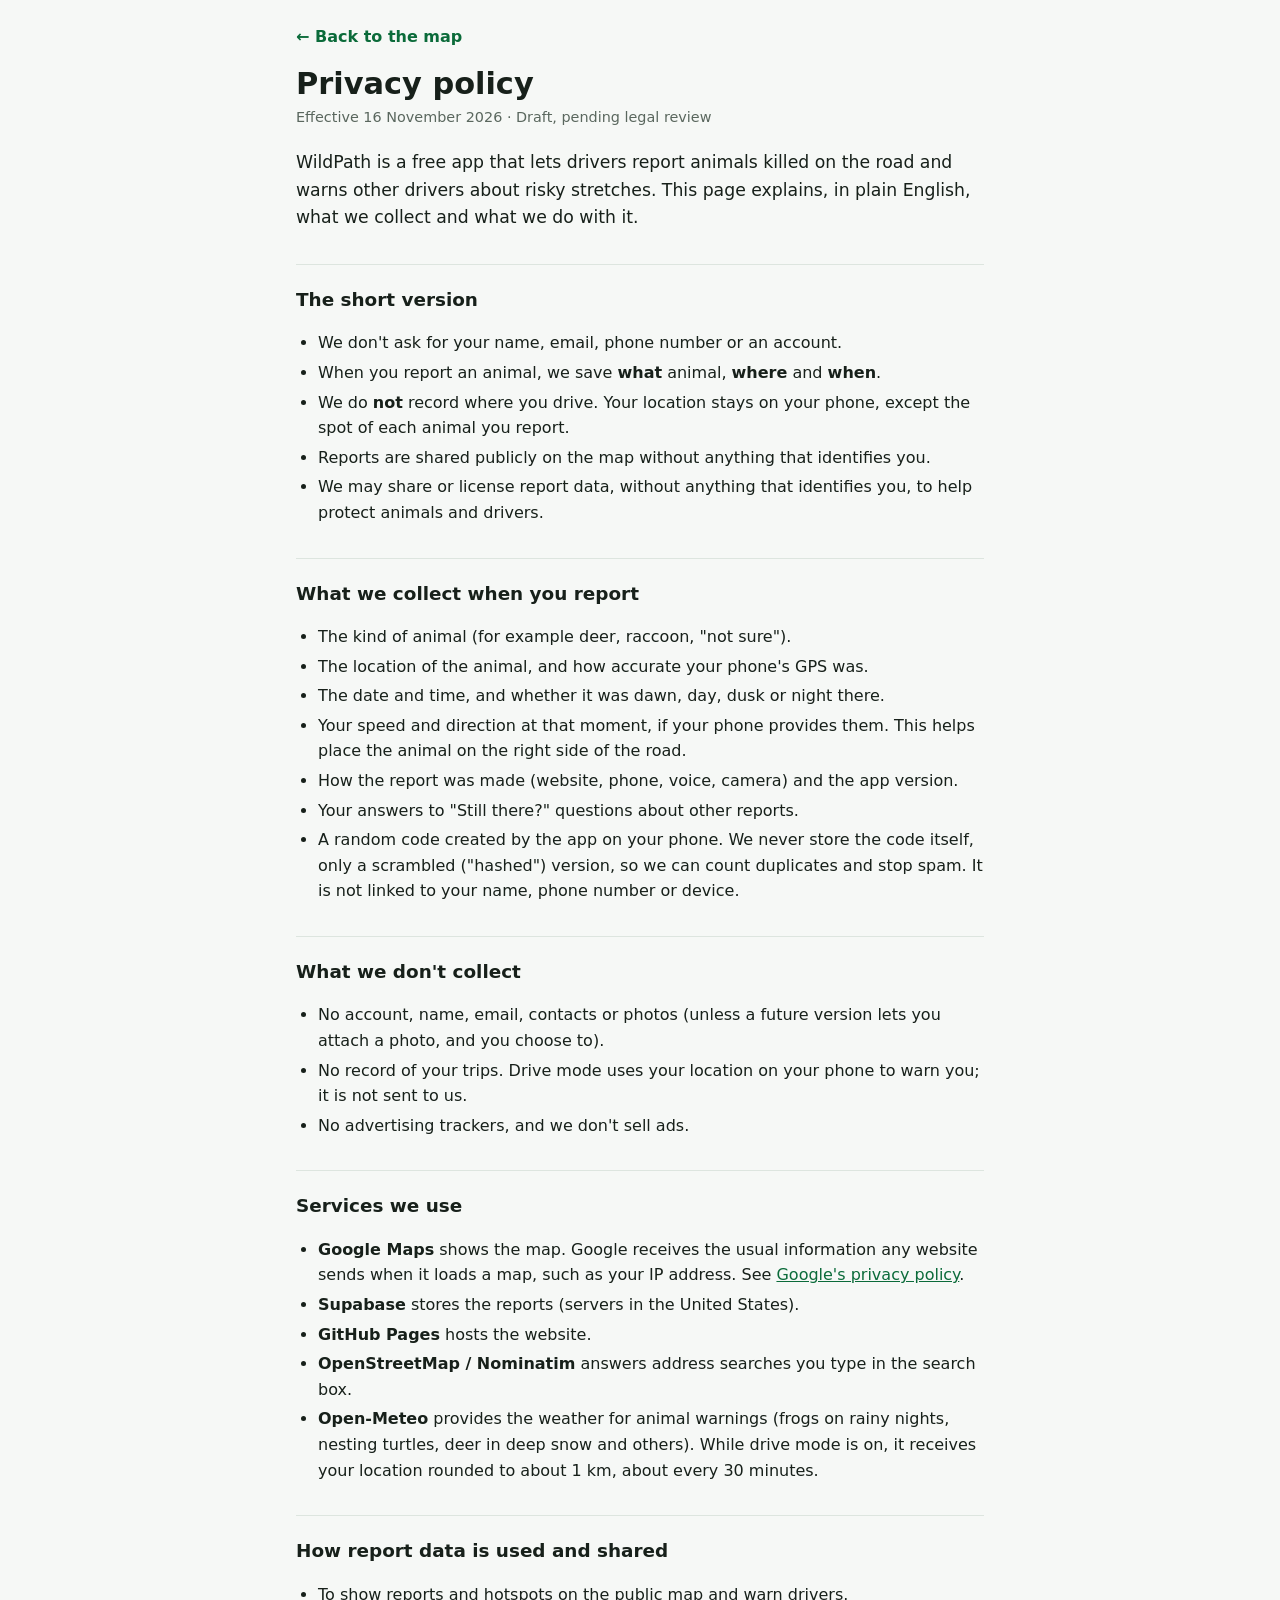
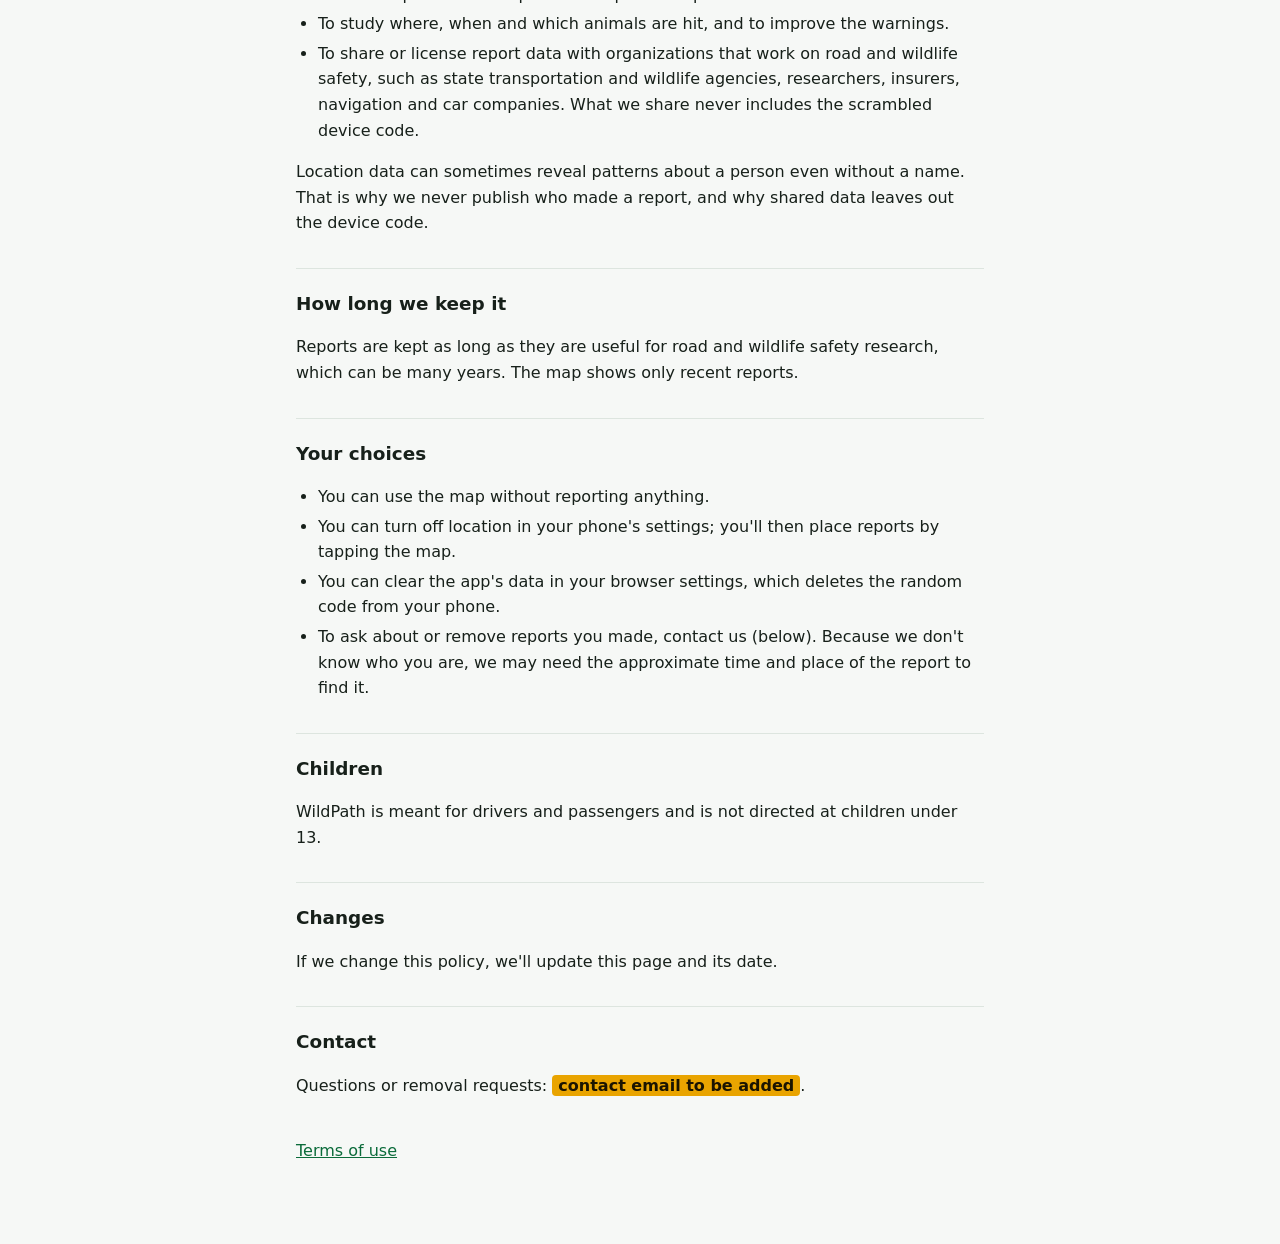
<file: docs/privacy.html>
<!doctype html>
<html lang="en">
<head>
<meta charset="utf-8">
<meta name="viewport" content="width=device-width, initial-scale=1, viewport-fit=cover">
<meta name="theme-color" content="#e9a400">
<title>WildPath Privacy</title>
<link rel="stylesheet" href="legal.css">
</head>
<body>
<main class="legal">
  <a class="back" href="./">← Back to the map</a>
  <h1>Privacy policy</h1>
  <p class="meta">Effective 16 November 2026 · Draft, pending legal review</p>

  <p class="lead">WildPath is a free app that lets drivers report animals killed on the road and warns other drivers about risky stretches. This page explains, in plain English, what we collect and what we do with it.</p>

  <h2>The short version</h2>
  <ul>
    <li>We don't ask for your name, email, phone number or an account.</li>
    <li>When you report an animal, we save <b>what</b> animal, <b>where</b> and <b>when</b>.</li>
    <li>We do <b>not</b> record where you drive. Your location stays on your phone, except the spot of each animal you report.</li>
    <li>Reports are shared publicly on the map without anything that identifies you.</li>
    <li>We may share or license report data, without anything that identifies you, to help protect animals and drivers.</li>
  </ul>

  <h2>What we collect when you report</h2>
  <ul>
    <li>The kind of animal (for example deer, raccoon, "not sure").</li>
    <li>The location of the animal, and how accurate your phone's GPS was.</li>
    <li>The date and time, and whether it was dawn, day, dusk or night there.</li>
    <li>Your speed and direction at that moment, if your phone provides them. This helps place the animal on the right side of the road.</li>
    <li>How the report was made (website, phone, voice, camera) and the app version.</li>
    <li>Your answers to "Still there?" questions about other reports.</li>
    <li>A random code created by the app on your phone. We never store the code itself, only a scrambled ("hashed") version, so we can count duplicates and stop spam. It is not linked to your name, phone number or device.</li>
  </ul>

  <h2>What we don't collect</h2>
  <ul>
    <li>No account, name, email, contacts or photos (unless a future version lets you attach a photo, and you choose to).</li>
    <li>No record of your trips. Drive mode uses your location on your phone to warn you; it is not sent to us.</li>
    <li>No advertising trackers, and we don't sell ads.</li>
  </ul>

  <h2>Services we use</h2>
  <ul>
    <li><b>Google Maps</b> shows the map. Google receives the usual information any website sends when it loads a map, such as your IP address. See <a href="https://policies.google.com/privacy" rel="noopener">Google's privacy policy</a>.</li>
    <li><b>Supabase</b> stores the reports (servers in the United States).</li>
    <li><b>GitHub Pages</b> hosts the website.</li>
    <li><b>OpenStreetMap / Nominatim</b> answers address searches you type in the search box.</li>
    <li><b>Open-Meteo</b> provides the weather for animal warnings (frogs on rainy nights, nesting turtles, deer in deep snow and others). While drive mode is on, it receives your location rounded to about 1 km, about every 30 minutes.</li>
  </ul>

  <h2>How report data is used and shared</h2>
  <ul>
    <li>To show reports and hotspots on the public map and warn drivers.</li>
    <li>To study where, when and which animals are hit, and to improve the warnings.</li>
    <li>To share or license report data with organizations that work on road and wildlife safety, such as state transportation and wildlife agencies, researchers, insurers, navigation and car companies. What we share never includes the scrambled device code.</li>
  </ul>
  <p>Location data can sometimes reveal patterns about a person even without a name. That is why we never publish who made a report, and why shared data leaves out the device code.</p>

  <h2>How long we keep it</h2>
  <p>Reports are kept as long as they are useful for road and wildlife safety research, which can be many years. The map shows only recent reports.</p>

  <h2>Your choices</h2>
  <ul>
    <li>You can use the map without reporting anything.</li>
    <li>You can turn off location in your phone's settings; you'll then place reports by tapping the map.</li>
    <li>You can clear the app's data in your browser settings, which deletes the random code from your phone.</li>
    <li>To ask about or remove reports you made, contact us (below). Because we don't know who you are, we may need the approximate time and place of the report to find it.</li>
  </ul>

  <h2>Children</h2>
  <p>WildPath is meant for drivers and passengers and is not directed at children under 13.</p>

  <h2>Changes</h2>
  <p>If we change this policy, we'll update this page and its date.</p>

  <h2>Contact</h2>
  <p>Questions or removal requests: <span class="todo">contact email to be added</span>.</p>

  <p class="foot"><a href="terms.html">Terms of use</a></p>
</main>
</body>
</html>
</file>
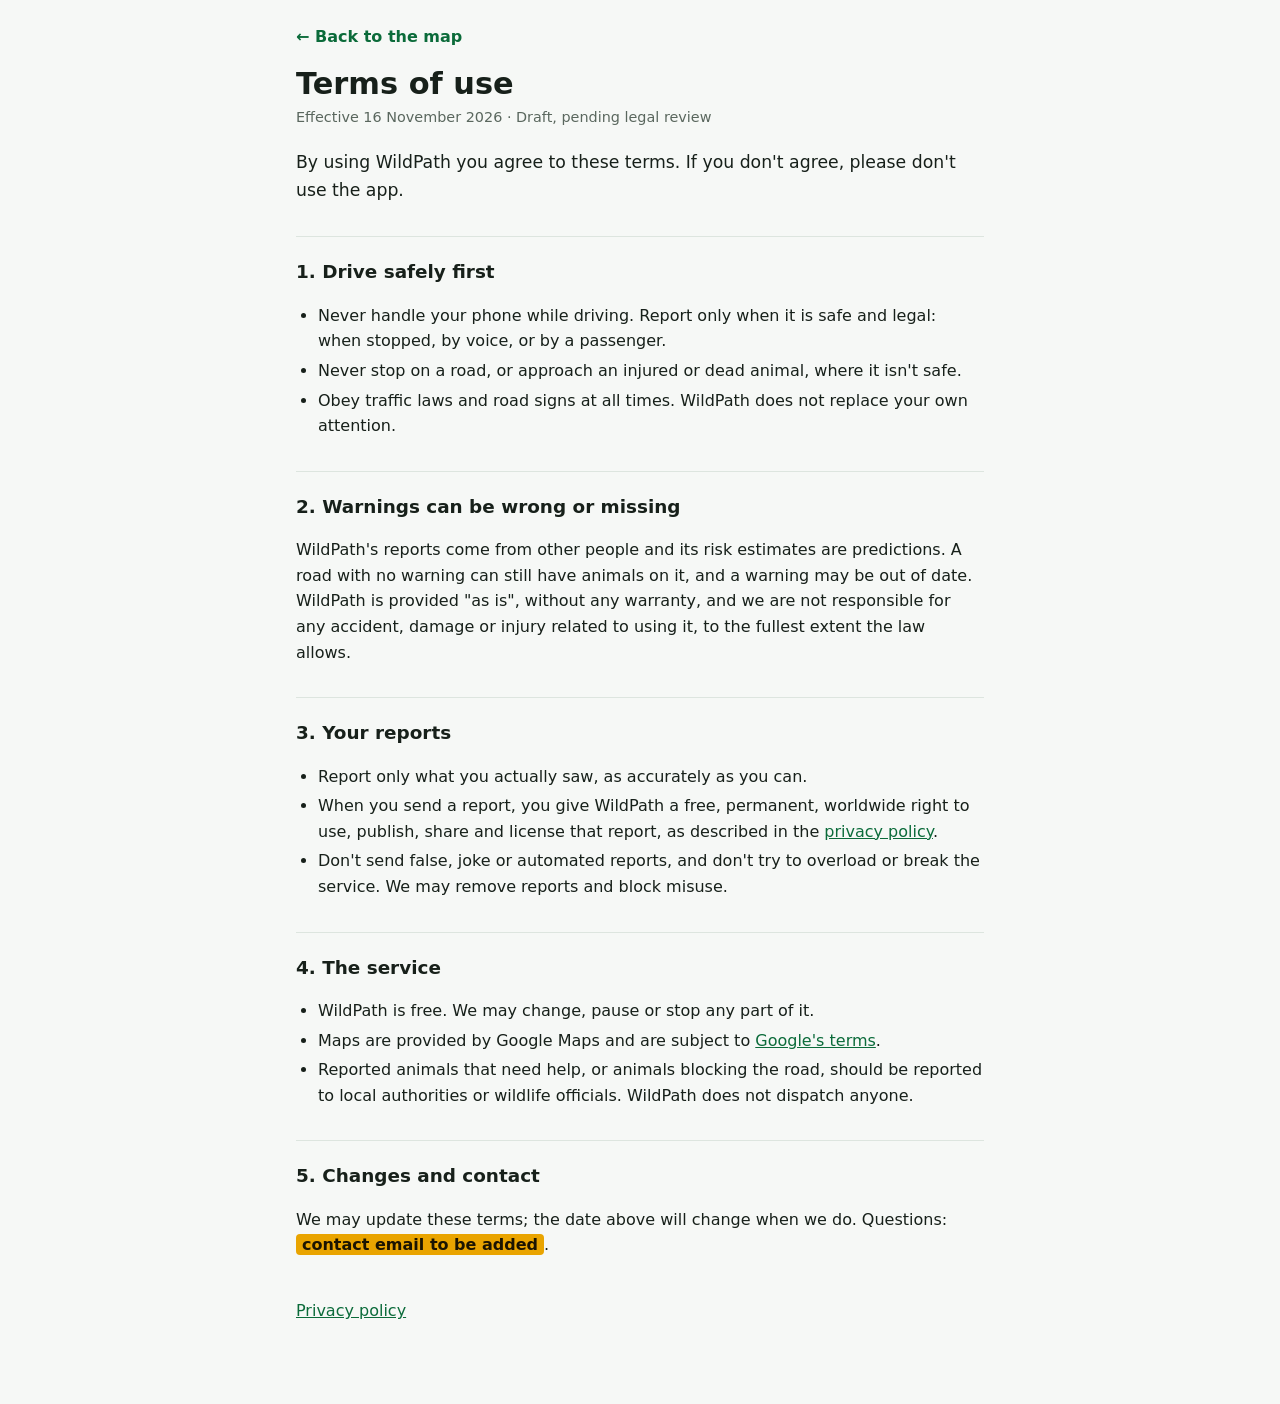
<file: docs/terms.html>
<!doctype html>
<html lang="en">
<head>
<meta charset="utf-8">
<meta name="viewport" content="width=device-width, initial-scale=1, viewport-fit=cover">
<meta name="theme-color" content="#e9a400">
<title>WildPath Terms</title>
<link rel="stylesheet" href="legal.css">
</head>
<body>
<main class="legal">
  <a class="back" href="./">← Back to the map</a>
  <h1>Terms of use</h1>
  <p class="meta">Effective 16 November 2026 · Draft, pending legal review</p>

  <p class="lead">By using WildPath you agree to these terms. If you don't agree, please don't use the app.</p>

  <h2>1. Drive safely first</h2>
  <ul>
    <li>Never handle your phone while driving. Report only when it is safe and legal: when stopped, by voice, or by a passenger.</li>
    <li>Never stop on a road, or approach an injured or dead animal, where it isn't safe.</li>
    <li>Obey traffic laws and road signs at all times. WildPath does not replace your own attention.</li>
  </ul>

  <h2>2. Warnings can be wrong or missing</h2>
  <p>WildPath's reports come from other people and its risk estimates are predictions. A road with no warning can still have animals on it, and a warning may be out of date. WildPath is provided "as is", without any warranty, and we are not responsible for any accident, damage or injury related to using it, to the fullest extent the law allows.</p>

  <h2>3. Your reports</h2>
  <ul>
    <li>Report only what you actually saw, as accurately as you can.</li>
    <li>When you send a report, you give WildPath a free, permanent, worldwide right to use, publish, share and license that report, as described in the <a href="privacy.html">privacy policy</a>.</li>
    <li>Don't send false, joke or automated reports, and don't try to overload or break the service. We may remove reports and block misuse.</li>
  </ul>

  <h2>4. The service</h2>
  <ul>
    <li>WildPath is free. We may change, pause or stop any part of it.</li>
    <li>Maps are provided by Google Maps and are subject to <a href="https://maps.google.com/help/terms_maps/" rel="noopener">Google's terms</a>.</li>
    <li>Reported animals that need help, or animals blocking the road, should be reported to local authorities or wildlife officials. WildPath does not dispatch anyone.</li>
  </ul>

  <h2>5. Changes and contact</h2>
  <p>We may update these terms; the date above will change when we do. Questions: <span class="todo">contact email to be added</span>.</p>

  <p class="foot"><a href="privacy.html">Privacy policy</a></p>
</main>
</body>
</html>
</file>
<file: docs/legal.css>
:root {
  --bg: #f6f8f6; --fg: #17201a; --muted: #5a675e; --accent: #e9a400; --line: #dde5df; --link: #0b6b3a;
  --font: system-ui, -apple-system, "Segoe UI", Roboto, sans-serif;
}
@media (prefers-color-scheme: dark) {
  :root { --bg: #0e1310; --fg: #e6ece7; --muted: #9aa89e; --line: #2c372f; --link: #7fd6a3; }
}
* { box-sizing: border-box; }
body { margin: 0; background: var(--bg); color: var(--fg); font: 16px/1.6 var(--font); }
.legal { max-width: 720px; margin: 0 auto; padding: 24px 16px 64px; }
.back { display: inline-block; margin-bottom: 16px; color: var(--link); font-weight: 600; text-decoration: none; }
h1 { margin: 0 0 4px; font-size: 1.9rem; line-height: 1.2; }
h2 { margin: 32px 0 8px; font-size: 1.15rem; border-top: 1px solid var(--line); padding-top: 20px; }
.meta { margin: 0 0 20px; color: var(--muted); font-size: 0.9rem; }
.lead { font-size: 1.08rem; }
ul { padding-left: 22px; }
li { margin: 4px 0; }
a { color: var(--link); }
.todo { background: var(--accent); color: #1b1400; padding: 1px 6px; border-radius: 4px; font-weight: 600; }
.foot { margin-top: 40px; color: var(--muted); }
</file>
